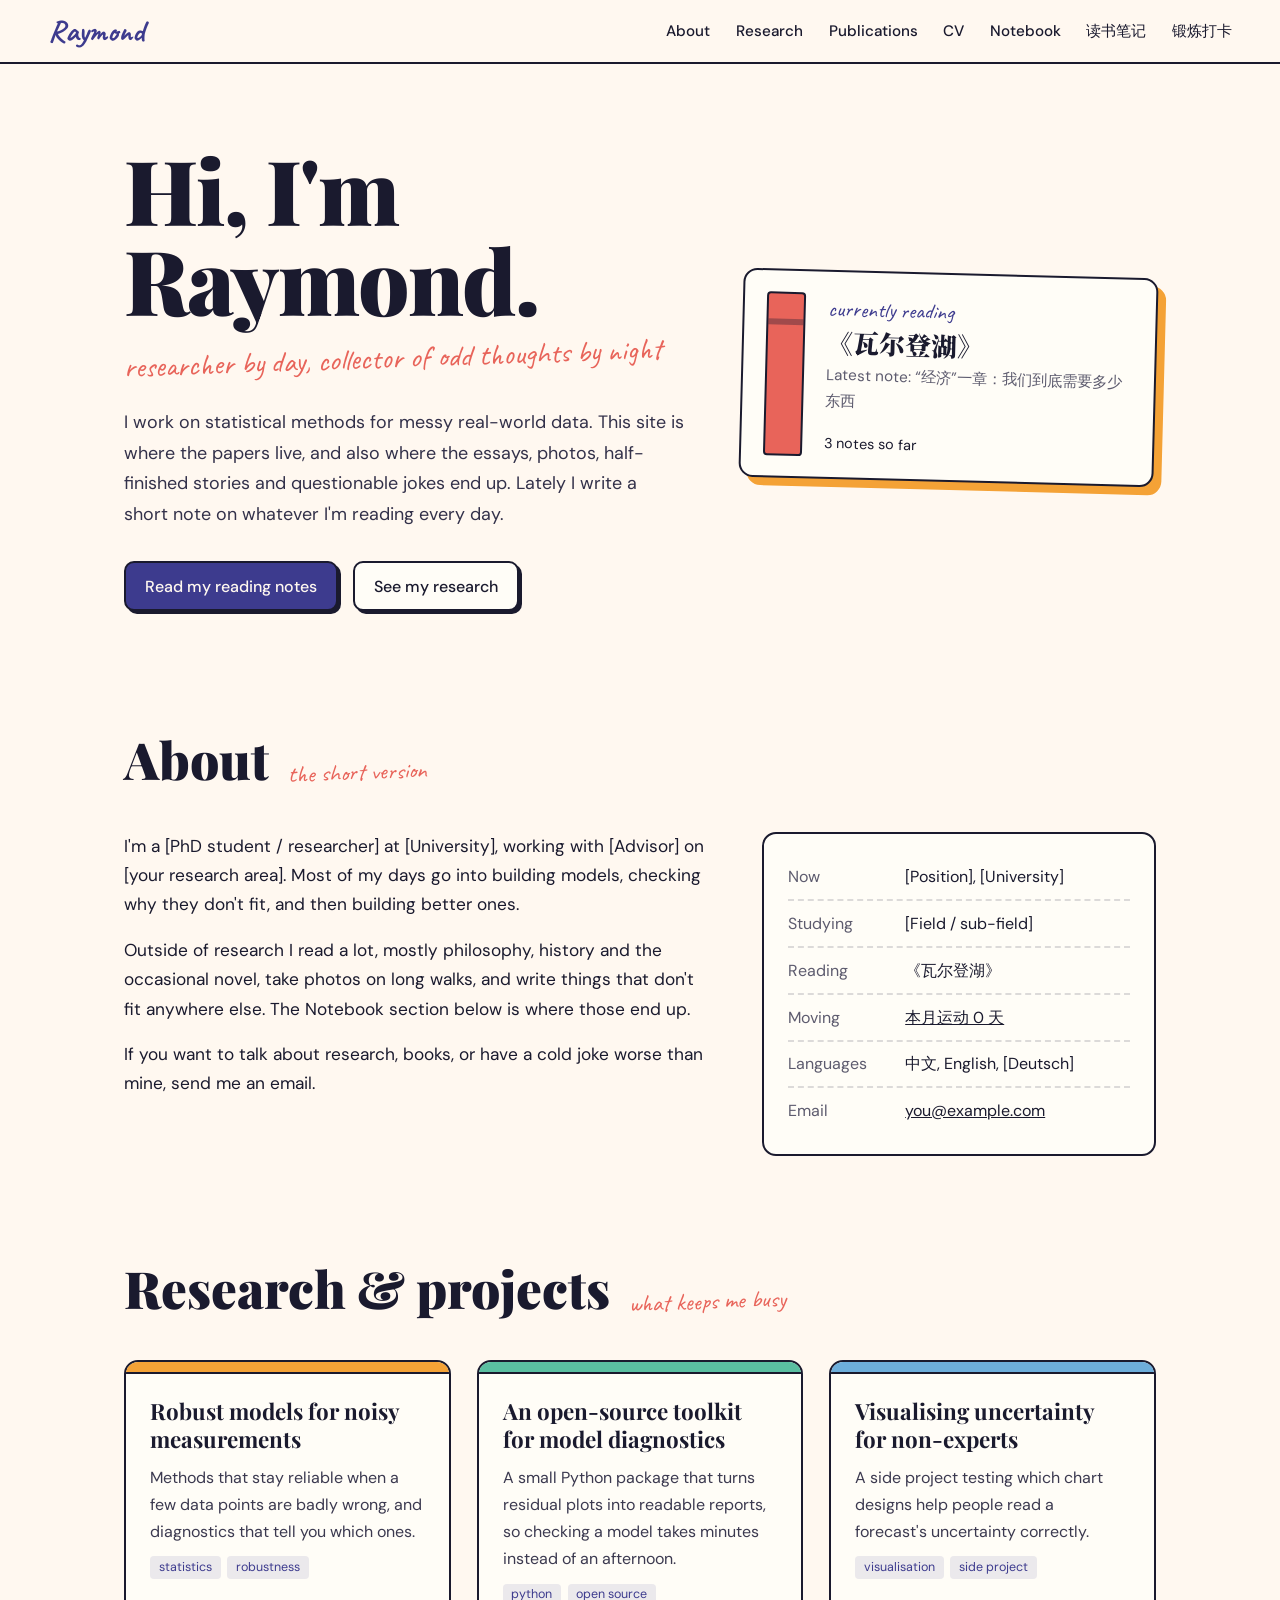
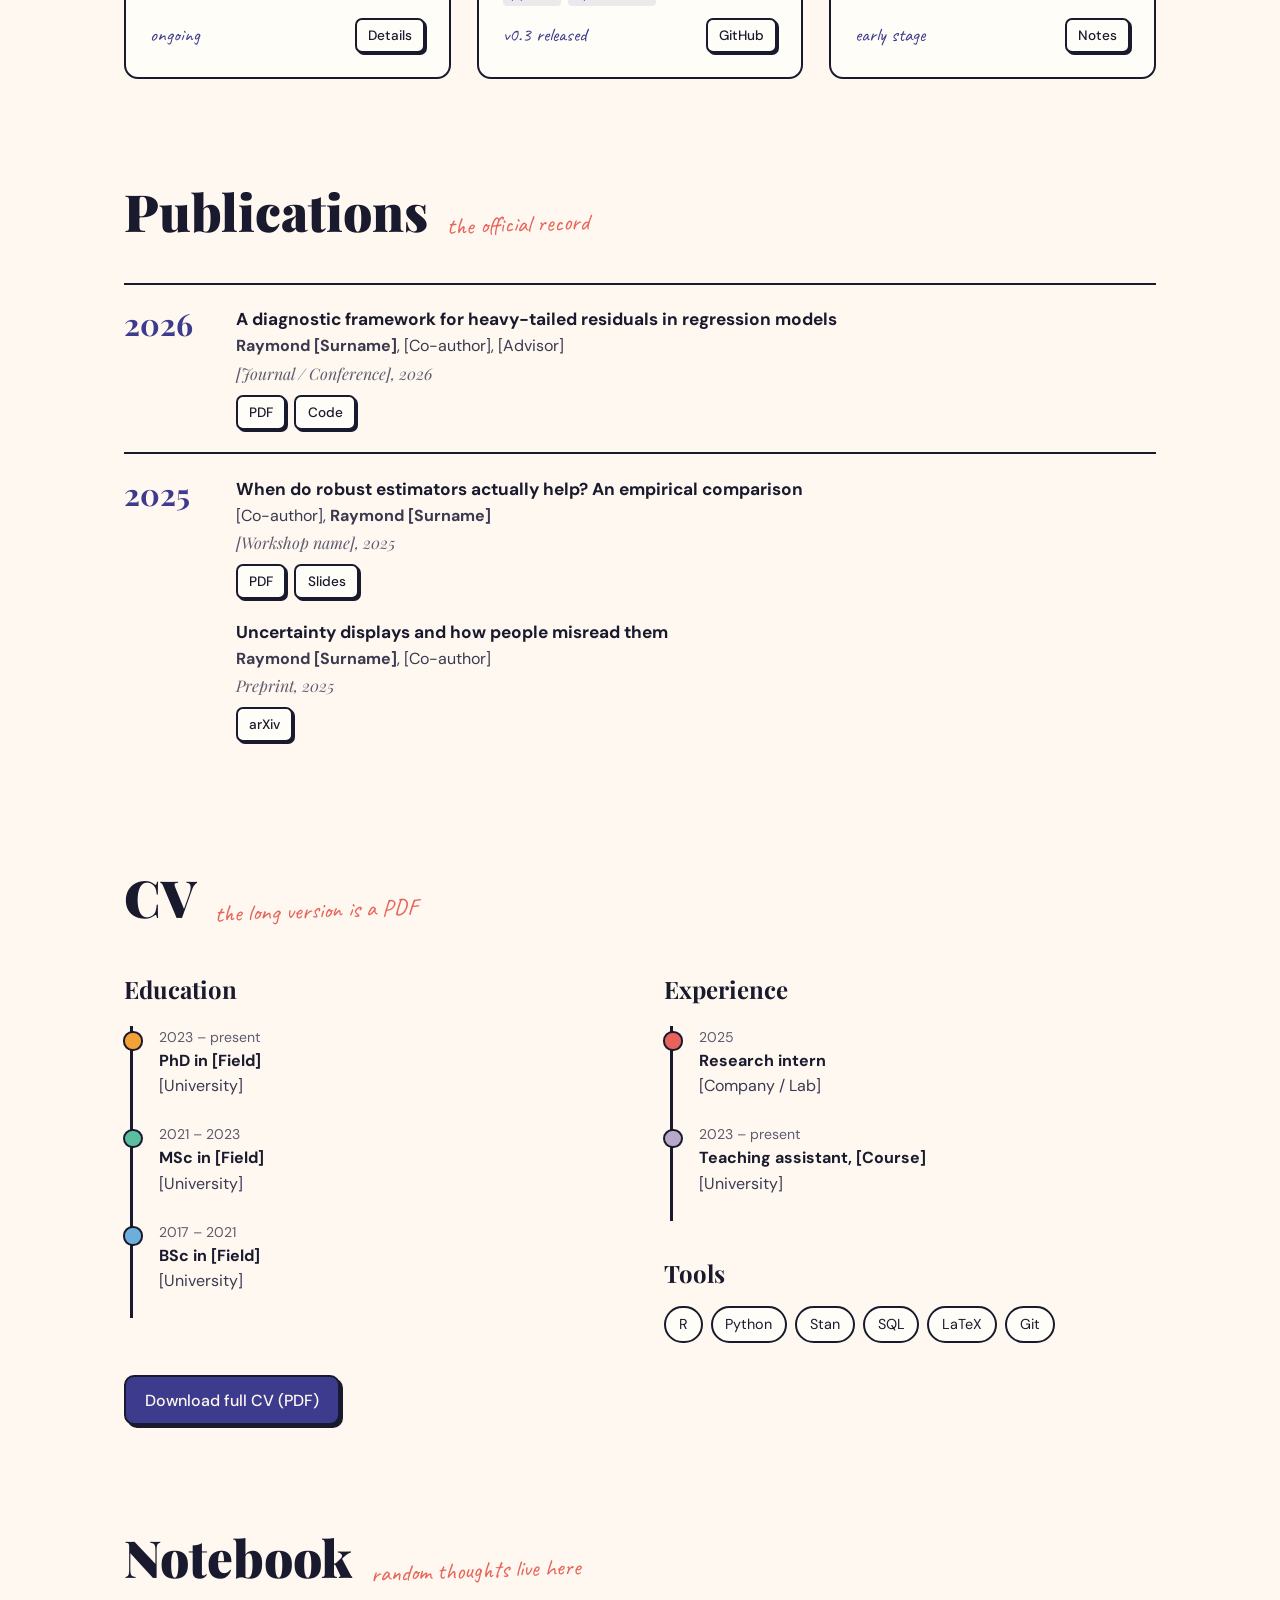
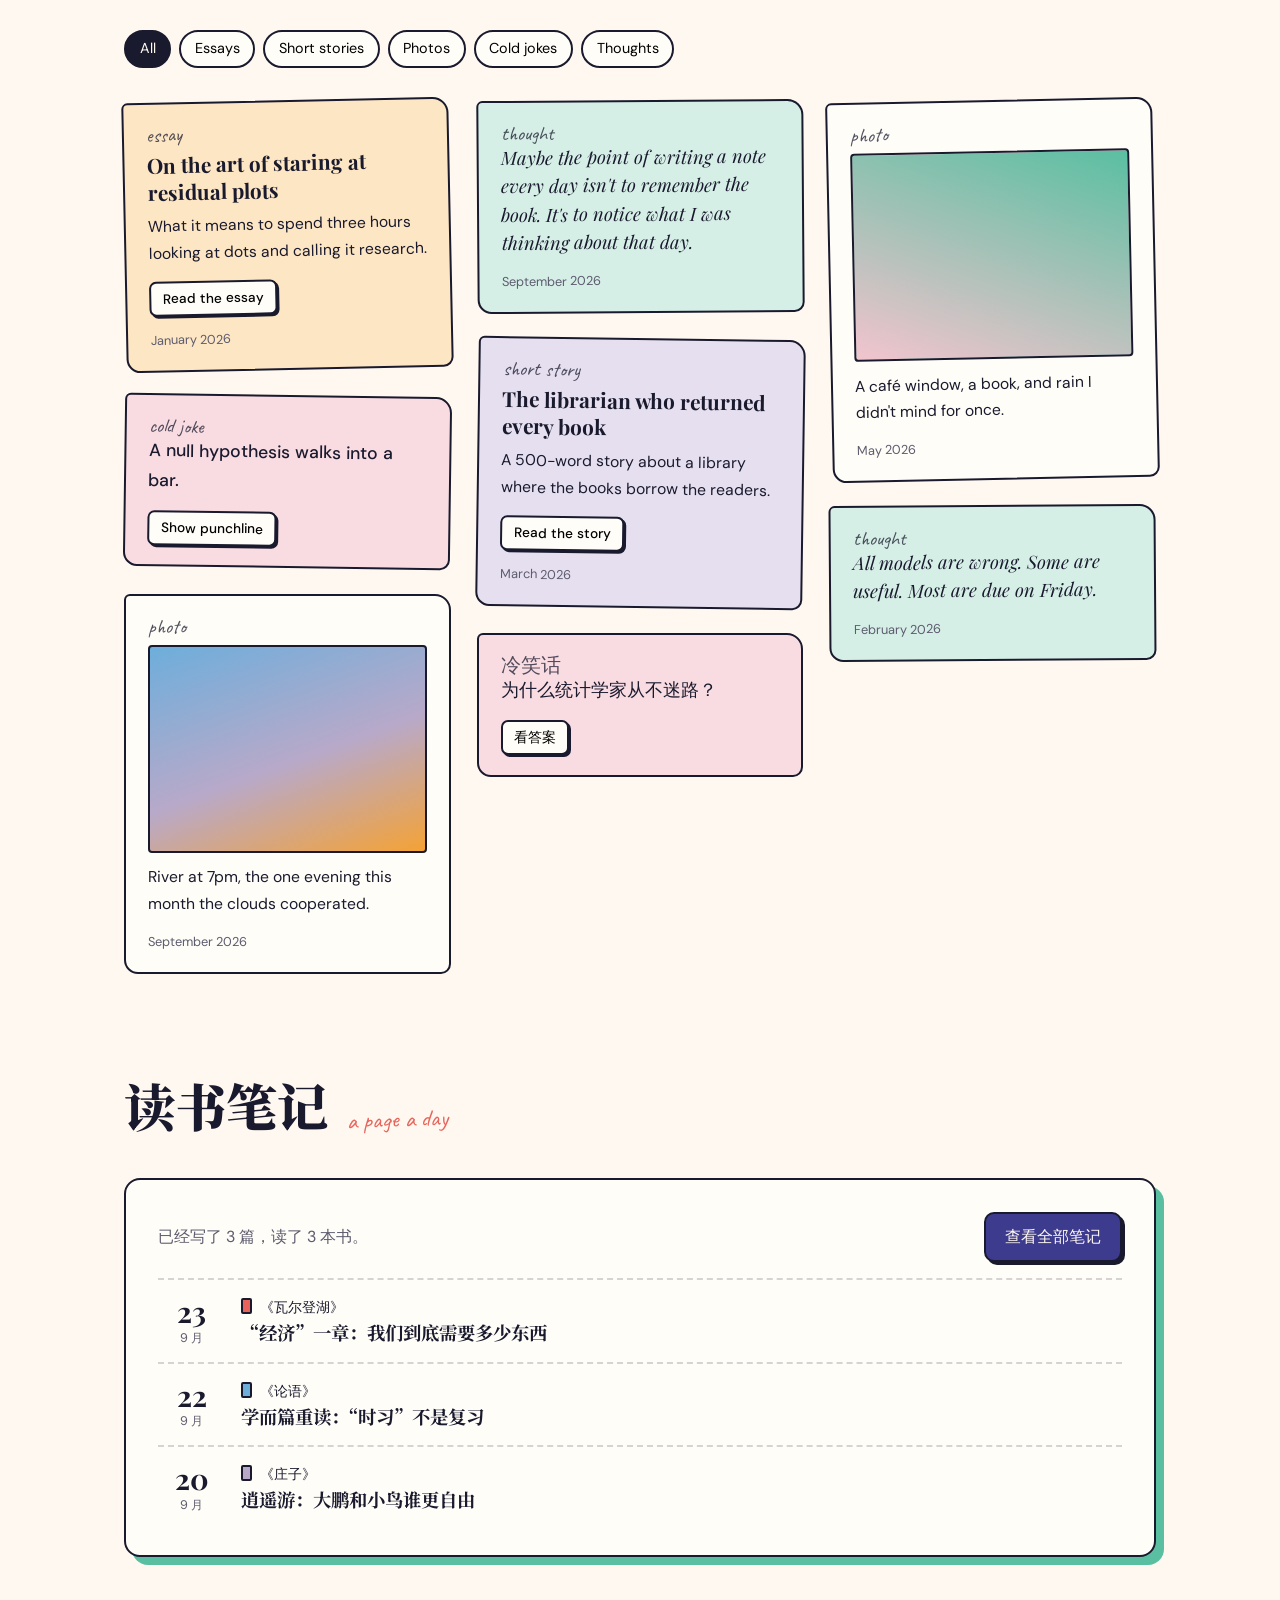
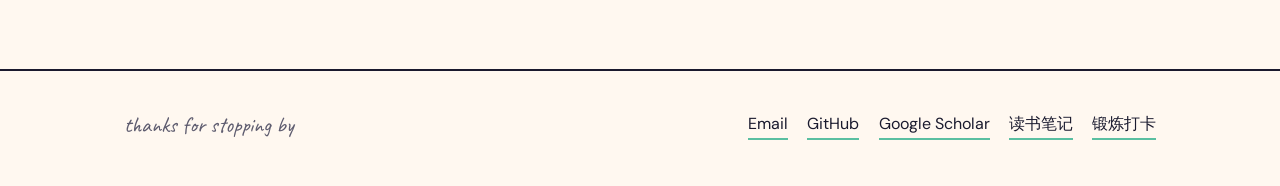
<file: index.html>
<!DOCTYPE html>
<html lang="en">
<head>
<meta charset="UTF-8">
<meta name="viewport" content="width=device-width, initial-scale=1.0">
<title>Raymond | Thinker, Researcher, Human</title>
<meta name="description" content="Raymond's personal site: research, publications, CV, a notebook of random thoughts, and daily reading notes.">
<link rel="preconnect" href="https://fonts.googleapis.com">
<link href="https://fonts.googleapis.com/css2?family=Playfair+Display:ital,wght@0,700;0,900;1,400;1,700&family=DM+Sans:ital,wght@0,400;0,500;0,700;1,400&family=Caveat:wght@600;700&family=Noto+Serif+SC:wght@700;900&display=swap" rel="stylesheet">
<link rel="stylesheet" href="assets/style.css">
<style>
  /* ===== hero ===== */
  .hero { padding: 5rem 0 2rem; }
  .hero .wrap { display: grid; grid-template-columns: 1.35fr 1fr; gap: 3.5rem; align-items: center; }
  .hero h1 { font-family: var(--serif); font-weight: 900; font-size: clamp(3rem, 8vw, 5.6rem); line-height: 1; letter-spacing: -0.02em; }
  .hero .scribble { font-family: var(--hand); font-size: 1.9rem; color: var(--coral); display: inline-block; transform: rotate(-2deg); margin: .6rem 0 1.4rem; }
  .hero p { font-size: 1.12rem; max-width: 34em; color: #33314a; }
  .hero .actions { display: flex; gap: .9rem; flex-wrap: wrap; margin-top: 2rem; }

  .now-reading {
    position: relative; background: var(--paper); border: 2px solid var(--ink); border-radius: 14px;
    padding: 1.6rem 1.6rem 1.4rem 5.2rem; box-shadow: 8px 8px 0 var(--saffron); transform: rotate(1.5deg);
    text-decoration: none; display: block; transition: transform .2s;
  }
  .now-reading:hover { transform: rotate(0deg); }
  .now-reading .spine-big {
    position: absolute; left: 1.4rem; top: 1.3rem; bottom: 1.3rem; width: 2.4rem;
    background: var(--c, var(--mint)); border: 2px solid var(--ink); border-radius: 4px;
  }
  .now-reading .spine-big::after { content: ''; position: absolute; left: 0; right: 0; top: 16%; height: 6px; background: rgba(26,26,46,.35); }
  .now-reading .label { font-family: var(--hand); font-size: 1.35rem; color: var(--indigo); line-height: 1; }
  .now-reading .book { font-family: var(--serif-zh); font-weight: 900; font-size: 1.6rem; line-height: 1.3; margin: .45rem 0 .2rem; }
  .now-reading .note-title { color: var(--muted); font-size: .95rem; }
  .now-reading .streak { margin-top: 1rem; font-size: .9rem; }
  .now-reading .streak b { color: var(--coral); font-size: 1.15rem; }

  /* ===== about ===== */
  .about-grid { display: grid; grid-template-columns: 1.5fr 1fr; gap: 3rem; }
  .about-text p { font-size: 1.08rem; max-width: 36em; }
  .about-text p + p { margin-top: 1rem; }
  .facts { list-style: none; border: 2px solid var(--ink); border-radius: 14px; background: var(--paper); padding: 1.3rem 1.5rem; align-self: start; }
  .facts li { display: grid; grid-template-columns: 6.5rem 1fr; gap: .8rem; padding: .55rem 0; border-bottom: 2px dashed rgba(26,26,46,.15); }
  .facts li:last-child { border-bottom: none; }
  .facts span { color: var(--muted); }

  /* ===== projects ===== */
  .projects { display: grid; grid-template-columns: repeat(auto-fit, minmax(280px, 1fr)); gap: 1.6rem; }
  .project { border: 2px solid var(--ink); border-radius: 14px; background: var(--paper); overflow: hidden; display: flex; flex-direction: column; }
  .project .band { height: 12px; background: var(--c); border-bottom: 2px solid var(--ink); }
  .project .body { padding: 1.4rem 1.5rem 1.5rem; display: flex; flex-direction: column; gap: .7rem; flex: 1; }
  .project h3 { font-family: var(--serif); font-size: 1.4rem; line-height: 1.25; }
  .project p { color: #3b394f; }
  .project .foot { margin-top: auto; display: flex; justify-content: space-between; align-items: center; gap: .6rem; flex-wrap: wrap; }
  .status { font-family: var(--hand); font-size: 1.2rem; color: var(--indigo); }

  /* ===== publications ===== */
  .pub-year { display: grid; grid-template-columns: 5.5rem 1fr; gap: 1.5rem; padding: 1.4rem 0; border-top: 2px solid var(--ink); }
  .pub-year > h3 { font-family: var(--serif); font-size: 1.9rem; line-height: 1.1; color: var(--indigo); }
  .pub { list-style: none; }
  .pub li + li { margin-top: 1.3rem; }
  .pub .title { font-weight: 700; font-size: 1.08rem; line-height: 1.45; }
  .pub .authors { color: #3b394f; }
  .pub .venue { font-family: var(--serif); font-style: italic; color: var(--muted); }
  .pub .links { display: flex; gap: .5rem; margin-top: .5rem; }

  /* ===== cv ===== */
  .cv-grid { display: grid; grid-template-columns: 1fr 1fr; gap: 3rem; }
  .cv-col h3 { font-family: var(--serif); font-size: 1.5rem; margin-bottom: 1rem; }
  .timeline { list-style: none; border-left: 3px solid var(--ink); margin-left: .4rem; }
  .timeline li { position: relative; padding: 0 0 1.5rem 1.6rem; }
  .timeline li::before { content: ''; position: absolute; left: -.62rem; top: .35rem; width: .95rem; height: .95rem; border-radius: 50%; background: var(--c, var(--saffron)); border: 2px solid var(--ink); }
  .timeline .when { font-size: .88rem; color: var(--muted); }
  .timeline .what { font-weight: 700; line-height: 1.4; }
  .timeline .where { color: #3b394f; }
  .skills { margin-top: 2rem; }
  .skills h3 { font-family: var(--serif); font-size: 1.5rem; margin-bottom: .8rem; }
  .skills .chips span { font-size: .9rem; padding: .25rem .8rem; border: 2px solid var(--ink); border-radius: 999px; background: var(--paper); }

  /* ===== notebook ===== */
  .nb-filters { margin-bottom: 2rem; }
  .board { columns: 3 290px; column-gap: 1.6rem; }
  .card {
    break-inside: avoid; margin-bottom: 1.6rem; padding: 1.3rem 1.4rem 1.2rem;
    border: 2px solid var(--ink); border-radius: 6px 16px 10px 14px; background: var(--bg);
    transform: rotate(var(--r, 0deg)); transition: transform .2s;
  }
  .card:nth-child(3n+1) { --r: -1.2deg; }
  .card:nth-child(3n+2) { --r: .8deg; }
  .card:nth-child(4n) { --r: -.4deg; }
  .card:hover { transform: rotate(0deg); }
  .card[hidden] { display: none; }
  .card .kind { font-family: var(--hand); font-size: 1.25rem; line-height: 1; color: var(--ink); opacity: .75; }
  .card h3 { font-family: var(--serif); font-size: 1.3rem; line-height: 1.3; margin: .4rem 0 .5rem; }
  .card p { font-size: .98rem; }
  .card .date { font-size: .8rem; color: var(--muted); margin-top: .8rem; }
  .card .more { margin-top: .9rem; font-size: .98rem; }
  .card .more p + p { margin-top: .7rem; }
  .card .toggle { margin-top: .9rem; }
  .card.essay   { --bg: #FDE6C3; }
  .card.story   { --bg: #E6DFF0; }
  .card.photo   { --bg: var(--paper); }
  .card.joke    { --bg: #F9DCE2; }
  .card.thought { --bg: #D5EFE6; }
  .card.joke .setup { font-size: 1.1rem; font-weight: 500; }
  .card.joke .punch { font-family: var(--hand); font-size: 1.6rem; line-height: 1.2; color: var(--indigo); margin-top: .7rem; }
  .card.thought p { font-family: var(--serif); font-style: italic; font-size: 1.15rem; line-height: 1.55; }
  .photo-frame { aspect-ratio: 4 / 3; border: 2px solid var(--ink); border-radius: 4px; margin: .5rem 0 .7rem; overflow: hidden; background: var(--ph); }
  .photo-frame img { width: 100%; height: 100%; object-fit: cover; }

  /* ===== reading teaser ===== */
  .reading-box { border: 2px solid var(--ink); border-radius: 16px; background: var(--paper); padding: 2rem 2rem 1.6rem; box-shadow: 8px 8px 0 var(--mint); }
  .reading-box .intro { display: flex; justify-content: space-between; align-items: center; flex-wrap: wrap; gap: 1rem; margin-bottom: 1rem; }
  .reading-box .intro p { color: var(--muted); }
  .mini-entry { display: grid; grid-template-columns: 4.2rem 1fr; gap: 1rem; padding: 1rem 0; border-top: 2px dashed rgba(26,26,46,.18); text-decoration: none; }
  .mini-entry .d { text-align: center; line-height: 1.1; }
  .mini-entry .d b { font-family: var(--serif); font-size: 1.8rem; display: block; }
  .mini-entry .d small { color: var(--muted); font-size: .78rem; }
  .mini-entry .b { font-size: .88rem; font-weight: 500; }
  .mini-entry h3 { font-family: var(--serif-zh); font-size: 1.15rem; line-height: 1.4; }
  .mini-entry:hover h3 { text-decoration: underline; text-decoration-color: var(--saffron); text-decoration-thickness: 3px; text-underline-offset: 4px; }

  @media (max-width: 860px) {
    .hero .wrap, .about-grid, .cv-grid { grid-template-columns: 1fr; }
    .hero { padding-top: 3rem; }
    .now-reading { transform: rotate(0.8deg); }
    .pub-year { grid-template-columns: 1fr; gap: .6rem; }
  }
</style>
</head>
<body>

<!-- ================= NAV (same on every page) ================= -->
<nav class="site-nav" aria-label="Main">
  <a class="nav-logo" href="index.html">Raymond</a>
  <ul class="nav-links">
    <li><a href="index.html#about">About</a></li>
    <li><a href="index.html#research">Research</a></li>
    <li><a href="index.html#publications">Publications</a></li>
    <li><a href="index.html#cv">CV</a></li>
    <li><a href="index.html#notebook">Notebook</a></li>
    <li><a href="reading.html">读书笔记</a></li>
    <li><a href="workout.html">锻炼打卡</a></li>
  </ul>
</nav>

<main>

<!-- ================= HERO ================= -->
<header class="hero">
  <div class="wrap">
    <div>
      <h1>Hi, I'm Raymond.</h1>
      <div class="scribble">researcher by day, collector of odd thoughts by night</div>
      <p>I work on statistical methods for messy real-world data. This site is where the papers live, and also where the essays, photos, half-finished stories and questionable jokes end up. Lately I write a short note on whatever I'm reading every day.</p>
      <div class="actions">
        <a class="btn primary" href="reading.html">Read my reading notes</a>
        <a class="btn" href="#research">See my research</a>
      </div>
    </div>

    <!-- Filled automatically from reading/notes.json -->
    <a class="now-reading" id="now-reading" href="reading.html" hidden>
      <span class="spine-big"></span>
      <div class="label">currently reading</div>
      <div class="book" id="nr-book"></div>
      <div class="note-title" id="nr-title"></div>
      <div class="streak" id="nr-streak"></div>
    </a>
  </div>
</header>

<!-- ================= ABOUT ================= -->
<section class="section" id="about">
  <div class="wrap">
    <div class="section-head"><h2>About</h2><span class="aside">the short version</span></div>
    <div class="about-grid">
      <div class="about-text">
        <p>I'm a [PhD student / researcher] at [University], working with [Advisor] on [your research area]. Most of my days go into building models, checking why they don't fit, and then building better ones.</p>
        <p>Outside of research I read a lot, mostly philosophy, history and the occasional novel, take photos on long walks, and write things that don't fit anywhere else. The Notebook section below is where those end up.</p>
        <p>If you want to talk about research, books, or have a cold joke worse than mine, send me an email.</p>
      </div>
      <ul class="facts">
        <li><span>Now</span><div>[Position], [University]</div></li>
        <li><span>Studying</span><div>[Field / sub-field]</div></li>
        <li><span>Reading</span><div id="fact-reading">a few pages every day</div></li>
        <li><span>Moving</span><div><a href="workout.html" id="fact-moving">锻炼打卡</a></div></li>
        <li><span>Languages</span><div>中文, English, [Deutsch]</div></li>
        <li><span>Email</span><div><a href="mailto:you@example.com">you@example.com</a></div></li>
      </ul>
    </div>
  </div>
</section>

<!-- ================= RESEARCH / PROJECTS ================= -->
<section class="section" id="research">
  <div class="wrap">
    <div class="section-head"><h2>Research &amp; projects</h2><span class="aside">what keeps me busy</span></div>
    <div class="projects">
      <article class="project" style="--c: var(--saffron)">
        <div class="band"></div>
        <div class="body">
          <h3>Robust models for noisy measurements</h3>
          <p>Methods that stay reliable when a few data points are badly wrong, and diagnostics that tell you which ones.</p>
          <div class="tags"><span class="tag">statistics</span><span class="tag">robustness</span></div>
          <div class="foot"><span class="status">ongoing</span><a class="btn small" href="#">Details</a></div>
        </div>
      </article>
      <article class="project" style="--c: var(--mint)">
        <div class="band"></div>
        <div class="body">
          <h3>An open-source toolkit for model diagnostics</h3>
          <p>A small Python package that turns residual plots into readable reports, so checking a model takes minutes instead of an afternoon.</p>
          <div class="tags"><span class="tag">python</span><span class="tag">open source</span></div>
          <div class="foot"><span class="status">v0.3 released</span><a class="btn small" href="https://github.com/">GitHub</a></div>
        </div>
      </article>
      <article class="project" style="--c: var(--sky)">
        <div class="band"></div>
        <div class="body">
          <h3>Visualising uncertainty for non-experts</h3>
          <p>A side project testing which chart designs help people read a forecast's uncertainty correctly.</p>
          <div class="tags"><span class="tag">visualisation</span><span class="tag">side project</span></div>
          <div class="foot"><span class="status">early stage</span><a class="btn small" href="#">Notes</a></div>
        </div>
      </article>
    </div>
  </div>
</section>

<!-- ================= PUBLICATIONS ================= -->
<section class="section" id="publications">
  <div class="wrap">
    <div class="section-head"><h2>Publications</h2><span class="aside">the official record</span></div>

    <div class="pub-year">
      <h3>2026</h3>
      <ul class="pub">
        <li>
          <div class="title">A diagnostic framework for heavy-tailed residuals in regression models</div>
          <div class="authors"><b>Raymond [Surname]</b>, [Co-author], [Advisor]</div>
          <div class="venue">[Journal / Conference], 2026</div>
          <div class="links"><a class="btn small" href="#">PDF</a><a class="btn small" href="#">Code</a></div>
        </li>
      </ul>
    </div>
    <div class="pub-year">
      <h3>2025</h3>
      <ul class="pub">
        <li>
          <div class="title">When do robust estimators actually help? An empirical comparison</div>
          <div class="authors">[Co-author], <b>Raymond [Surname]</b></div>
          <div class="venue">[Workshop name], 2025</div>
          <div class="links"><a class="btn small" href="#">PDF</a><a class="btn small" href="#">Slides</a></div>
        </li>
        <li>
          <div class="title">Uncertainty displays and how people misread them</div>
          <div class="authors"><b>Raymond [Surname]</b>, [Co-author]</div>
          <div class="venue">Preprint, 2025</div>
          <div class="links"><a class="btn small" href="#">arXiv</a></div>
        </li>
      </ul>
    </div>
  </div>
</section>

<!-- ================= CV ================= -->
<section class="section" id="cv">
  <div class="wrap">
    <div class="section-head"><h2>CV</h2><span class="aside">the long version is a PDF</span></div>
    <div class="cv-grid">
      <div class="cv-col">
        <h3>Education</h3>
        <ol class="timeline">
          <li style="--c: var(--saffron)"><div class="when">2023 – present</div><div class="what">PhD in [Field]</div><div class="where">[University]</div></li>
          <li style="--c: var(--mint)"><div class="when">2021 – 2023</div><div class="what">MSc in [Field]</div><div class="where">[University]</div></li>
          <li style="--c: var(--sky)"><div class="when">2017 – 2021</div><div class="what">BSc in [Field]</div><div class="where">[University]</div></li>
        </ol>
      </div>
      <div class="cv-col">
        <h3>Experience</h3>
        <ol class="timeline">
          <li style="--c: var(--coral)"><div class="when">2025</div><div class="what">Research intern</div><div class="where">[Company / Lab]</div></li>
          <li style="--c: var(--lavender)"><div class="when">2023 – present</div><div class="what">Teaching assistant, [Course]</div><div class="where">[University]</div></li>
        </ol>
        <div class="skills">
          <h3>Tools</h3>
          <div class="chips"><span>R</span><span>Python</span><span>Stan</span><span>SQL</span><span>LaTeX</span><span>Git</span></div>
        </div>
      </div>
    </div>
    <p style="margin-top:2rem"><a class="btn primary" href="cv.pdf">Download full CV (PDF)</a></p>
  </div>
</section>

<!-- ================= NOTEBOOK ================= -->
<section class="section" id="notebook">
  <div class="wrap">
    <div class="section-head"><h2>Notebook</h2><span class="aside">random thoughts live here</span></div>

    <div class="chips nb-filters" role="group" aria-label="Filter notebook">
      <button class="chip" data-kind="all" aria-pressed="true">All</button>
      <button class="chip" data-kind="essay" aria-pressed="false">Essays</button>
      <button class="chip" data-kind="story" aria-pressed="false">Short stories</button>
      <button class="chip" data-kind="photo" aria-pressed="false">Photos</button>
      <button class="chip" data-kind="joke" aria-pressed="false">Cold jokes</button>
      <button class="chip" data-kind="thought" aria-pressed="false">Thoughts</button>
    </div>

    <!--
      HOW TO ADD A CARD: copy one <article class="card ..."> block and change the text.
      Kinds: essay, story, photo, joke, thought.
      For long text, put it inside <div class="more" hidden> and keep the toggle button.
    -->
    <div class="board" id="board">

      <article class="card essay">
        <div class="kind">essay</div>
        <h3>On the art of staring at residual plots</h3>
        <p>What it means to spend three hours looking at dots and calling it research.</p>
        <div class="more" hidden>
          <p>Every model is a story you tell about the data. The residuals are the parts of the data that refuse to go along with the story.</p>
          <p>I used to treat them as noise to be minimised. Now I read them more like marginal comments from a patient but slightly annoyed editor: here you were too confident, here you forgot something, here you simply got it wrong.</p>
          <p>Three hours of staring is how you learn to hear them.</p>
        </div>
        <button class="btn small toggle" aria-expanded="false">Read the essay</button>
        <div class="date">January 2026</div>
      </article>

      <article class="card joke">
        <div class="kind">cold joke</div>
        <div class="setup">A null hypothesis walks into a bar.</div>
        <div class="punch" hidden>The bartender says: “We weren't expecting anything from you.”</div>
        <button class="btn small toggle" aria-expanded="false">Show punchline</button>
      </article>

      <article class="card photo">
        <div class="kind">photo</div>
        <!-- Replace the gradient with a real photo: <img src="images/river.jpg" alt="Describe the photo"> -->
        <div class="photo-frame" style="--ph: linear-gradient(160deg, #6DAEDB 0%, #B8A9C9 55%, #F4A236 100%)"></div>
        <p>River at 7pm, the one evening this month the clouds cooperated.</p>
        <div class="date">September 2026</div>
      </article>

      <article class="card thought">
        <div class="kind">thought</div>
        <p>Maybe the point of writing a note every day isn't to remember the book. It's to notice what I was thinking about that day.</p>
        <div class="date">September 2026</div>
      </article>

      <article class="card story">
        <div class="kind">short story</div>
        <h3>The librarian who returned every book</h3>
        <p>A 500-word story about a library where the books borrow the readers.</p>
        <div class="more" hidden>
          <p>Nobody in town remembered when the library started lending people out. It began quietly: a man went in for a book on bridges and came out three weeks later, knowing things about rivers he could not explain.</p>
          <p>The librarian kept a card for every reader, stamped with the dates the books had borrowed them. Some came back changed. Some came back overdue.</p>
          <p>[Continue your story here.]</p>
        </div>
        <button class="btn small toggle" aria-expanded="false">Read the story</button>
        <div class="date">March 2026</div>
      </article>

      <article class="card joke">
        <div class="kind">冷笑话</div>
        <div class="setup">为什么统计学家从不迷路？</div>
        <div class="punch" hidden>因为他们总在置信区间里。</div>
        <button class="btn small toggle" aria-expanded="false">看答案</button>
      </article>

      <article class="card photo">
        <div class="kind">photo</div>
        <div class="photo-frame" style="--ph: linear-gradient(200deg, #5ABFA1 0%, #F2C4CE 100%)"></div>
        <p>A café window, a book, and rain I didn't mind for once.</p>
        <div class="date">May 2026</div>
      </article>

      <article class="card thought">
        <div class="kind">thought</div>
        <p>All models are wrong. Some are useful. Most are due on Friday.</p>
        <div class="date">February 2026</div>
      </article>

    </div>
  </div>
</section>

<!-- ================= READING TEASER ================= -->
<section class="section" id="reading">
  <div class="wrap">
    <div class="section-head"><h2>读书笔记</h2><span class="aside">a page a day</span></div>
    <div class="reading-box">
      <div class="intro">
        <p id="reading-summary">每天读一点，写一点。</p>
        <a class="btn primary" href="reading.html">查看全部笔记</a>
      </div>
      <div id="reading-latest"></div>
    </div>
  </div>
</section>

</main>

<!-- ================= FOOTER (same on every page) ================= -->
<footer class="site-footer">
  <div class="wrap">
    <span class="sign">thanks for stopping by</span>
    <div class="links">
      <a href="mailto:you@example.com">Email</a>
      <a href="https://github.com/">GitHub</a>
      <a href="https://scholar.google.com/">Google Scholar</a>
      <a href="reading.html">读书笔记</a>
      <a href="workout.html">锻炼打卡</a>
    </div>
  </div>
</footer>

<script src="assets/notes.js"></script>
<script>
/* ---------- notebook: filters + expand/reveal ---------- */
const chips = document.querySelectorAll('.nb-filters .chip');
chips.forEach(chip => chip.addEventListener('click', () => {
  const kind = chip.dataset.kind;
  chips.forEach(c => c.setAttribute('aria-pressed', c === chip));
  document.querySelectorAll('#board .card').forEach(card => {
    card.hidden = kind !== 'all' && !card.classList.contains(kind);
  });
}));

document.querySelectorAll('#board .toggle').forEach(btn => {
  const card = btn.closest('.card');
  const target = card.querySelector('.more, .punch');
  const openLabel = btn.textContent;
  const closeLabel = card.classList.contains('joke') ? (/[\u4e00-\u9fff]/.test(openLabel) ? '收起' : 'Hide') : 'Show less';
  btn.addEventListener('click', () => {
    const open = target.hidden;
    target.hidden = !open;
    btn.setAttribute('aria-expanded', open);
    btn.textContent = open ? closeLabel : openLabel;
  });
});

/* ---------- workout: one line in the About facts ---------- */
fetch('workout/log.json', { cache: 'no-cache' }).then(r => r.json()).then(log => {
  const month = ymd(new Date()).slice(0, 7);
  const days = new Set(log.filter(e => e.date?.startsWith(month)).map(e => e.date)).size;
  const streak = dayStreak(log);
  document.getElementById('fact-moving').textContent =
    `本月运动 ${days} 天` + (streak > 1 ? `，连续 ${streak} 天` : '');
}).catch(() => {});

/* ---------- reading notes: hero card + latest 3 ---------- */
(async () => {
  let notes;
  try { notes = await loadNotes(); } catch (e) {
    document.getElementById('reading-latest').innerHTML = `<div class="empty-state">没能读取读书笔记。${LOCAL_FILE_HINT}</div>`;
    return;
  }
  if (!notes.length) {
    document.getElementById('reading-latest').innerHTML = `<div class="empty-state">还没有笔记。运行 <code>python3 new_note.py</code> 写下第一篇。</div>`;
    return;
  }
  const latest = notes[0];
  const streak = readingStreak(notes);
  const books = new Set(notes.map(n => n.book)).size;

  // hero card
  const nr = document.getElementById('now-reading');
  nr.style.setProperty('--c', bookColor(latest.book));
  nr.href = `reading.html#/note/${encodeURIComponent(latest.id)}`;
  document.getElementById('nr-book').textContent = `《${latest.book}》`;
  document.getElementById('nr-title').textContent = `Latest note: ${latest.title}`;
  document.getElementById('nr-streak').innerHTML = streak > 1 ? `<b>${streak}</b> days in a row` : `${notes.length} notes so far`;
  nr.hidden = false;
  document.getElementById('fact-reading').textContent = `《${latest.book}》`;

  // teaser
  document.getElementById('reading-summary').textContent =
    `已经写了 ${notes.length} 篇，读了 ${books} 本书` + (streak > 1 ? `，连续记录 ${streak} 天。` : '。');
  document.getElementById('reading-latest').innerHTML = notes.slice(0, 3).map(n => {
    const d = parseDate(n.date);
    return `<a class="mini-entry" href="reading.html#/note/${encodeURIComponent(n.id)}" style="--c:${bookColor(n.book)}">
      <div class="d"><b>${d.getDate()}</b><small>${d.getMonth() + 1} 月</small></div>
      <div><div class="b"><i class="book-mark"></i>《${esc(n.book)}》</div><h3>${esc(n.title)}</h3></div>
    </a>`;
  }).join('');
})();
</script>
</body>
</html>
</file>
<file: assets/style.css>
/* ============================================================
   Shared styles — every page links this file.
   Change a color here and the whole site follows.
   ============================================================ */
:root {
  --saffron: #F4A236;
  --coral: #E8645A;
  --indigo: #3D3B8E;
  --mint: #5ABFA1;
  --sky: #6DAEDB;
  --lavender: #B8A9C9;
  --blush: #F2C4CE;
  --cream: #FFF8F0;
  --paper: #FFFDF7;
  --ink: #1A1A2E;
  --muted: #5d5b6e;
  --serif: 'Playfair Display', 'Noto Serif SC', 'Songti SC', Georgia, serif;
  --serif-zh: 'Noto Serif SC', 'Playfair Display', 'Songti SC', Georgia, serif;
  --sans: 'DM Sans', 'PingFang SC', 'Microsoft YaHei', system-ui, sans-serif;
  --hand: 'Caveat', 'Comic Sans MS', cursive;
}

* { margin: 0; padding: 0; box-sizing: border-box; }
html { scroll-behavior: smooth; scroll-padding-top: 80px; }
body { font-family: var(--sans); background: var(--cream); color: var(--ink); line-height: 1.7; overflow-x: hidden; }
a { color: inherit; }
img { max-width: 100%; display: block; }
:focus-visible { outline: 3px solid var(--indigo); outline-offset: 3px; border-radius: 4px; }

/* ---------- nav ---------- */
.site-nav {
  position: sticky; top: 0; z-index: 100;
  display: flex; justify-content: space-between; align-items: center; gap: 1.5rem;
  padding: 1rem 3rem;
  background: rgba(255, 248, 240, 0.9); backdrop-filter: blur(12px);
  border-bottom: 2px solid var(--ink);
}
.nav-logo {
  font-family: var(--hand); font-size: 1.9rem; font-weight: 700; line-height: 1;
  color: var(--indigo); text-decoration: none; transition: transform .25s;
}
.nav-logo:hover { transform: rotate(-3deg) scale(1.05); }
.nav-links { display: flex; gap: 1.6rem; list-style: none; }
.nav-links a { text-decoration: none; font-weight: 500; font-size: .95rem; padding: .2rem 0; border-bottom: 2px solid transparent; transition: border-color .2s; white-space: nowrap; }
.nav-links a:hover, .nav-links a[aria-current="page"] { border-color: var(--saffron); }

/* ---------- layout ---------- */
.wrap { max-width: 1080px; margin: 0 auto; padding: 0 1.5rem; }
.section { padding: 5.5rem 0 1rem; }
.section-head { display: flex; align-items: baseline; flex-wrap: wrap; gap: .4rem 1.2rem; margin-bottom: 2.4rem; }
.section-head h2 { font-family: var(--serif); font-weight: 900; font-size: clamp(2.2rem, 5vw, 3.2rem); line-height: 1.1; }
.section-head .aside { font-family: var(--hand); font-size: 1.5rem; color: var(--coral); transform: rotate(-2deg); }

/* ---------- small shared pieces ---------- */
.btn {
  display: inline-flex; align-items: center; gap: .5rem; font: inherit; font-weight: 500; cursor: pointer;
  padding: .6rem 1.2rem; border: 2px solid var(--ink); border-radius: 10px; background: var(--paper);
  text-decoration: none; box-shadow: 3px 3px 0 var(--ink); transition: transform .15s, box-shadow .15s;
}
.btn:hover { transform: translate(-2px, -2px); box-shadow: 5px 5px 0 var(--ink); }
.btn.primary { background: var(--indigo); color: var(--cream); }
.btn.small { padding: .25rem .7rem; font-size: .85rem; box-shadow: 2px 2px 0 var(--ink); border-radius: 7px; }

.chips { display: flex; flex-wrap: wrap; gap: .5rem; }
.chip {
  font: inherit; font-size: .9rem; cursor: pointer; padding: .3rem .85rem;
  border: 2px solid var(--ink); border-radius: 999px; background: var(--paper);
}
.chip[aria-pressed="true"] { background: var(--ink); color: var(--cream); }
.chip .dot { display: inline-block; width: .6rem; height: .6rem; border-radius: 50%; background: var(--c); margin-right: .4rem; border: 1.5px solid var(--ink); }

.tags { display: flex; gap: .4rem; flex-wrap: wrap; }
.tag { font-size: .78rem; padding: .05rem .55rem; border-radius: 4px; background: rgba(61, 59, 142, .1); color: var(--indigo); }

.book-mark { display: inline-block; width: .7rem; height: 1rem; background: var(--c); border: 2px solid var(--ink); border-radius: 2px; vertical-align: -2px; margin-right: .45rem; }

.empty-state { padding: 2rem; border: 2px dashed var(--ink); border-radius: 12px; text-align: center; color: var(--muted); }
.empty-state code, .note code { font-size: .9em; background: rgba(26, 26, 46, .07); padding: .1em .35em; border-radius: 4px; }

/* ---------- footer ---------- */
.site-footer { margin-top: 6rem; border-top: 2px solid var(--ink); padding: 2.2rem 0 2.6rem; }
.site-footer .wrap { display: flex; justify-content: space-between; align-items: center; flex-wrap: wrap; gap: 1rem; }
.site-footer .sign { font-family: var(--hand); font-size: 1.4rem; color: var(--muted); }
.site-footer .links { display: flex; gap: 1.2rem; flex-wrap: wrap; }
.site-footer .links a { text-decoration: none; border-bottom: 2px solid var(--mint); }

/* ---------- responsive / a11y ---------- */
@media (max-width: 760px) {
  .site-nav { padding: .8rem 1.2rem; flex-direction: column; align-items: flex-start; gap: .4rem; }
  .nav-links { gap: 1.1rem; overflow-x: auto; width: 100%; scrollbar-width: none; padding-bottom: .2rem; }
  .nav-links::-webkit-scrollbar { display: none; }
  html { scroll-padding-top: 110px; }
  .section { padding-top: 4rem; }
}
@media (prefers-reduced-motion: reduce) {
  *, *::before, *::after { transition: none !important; animation: none !important; scroll-behavior: auto !important; }
}
</file>
